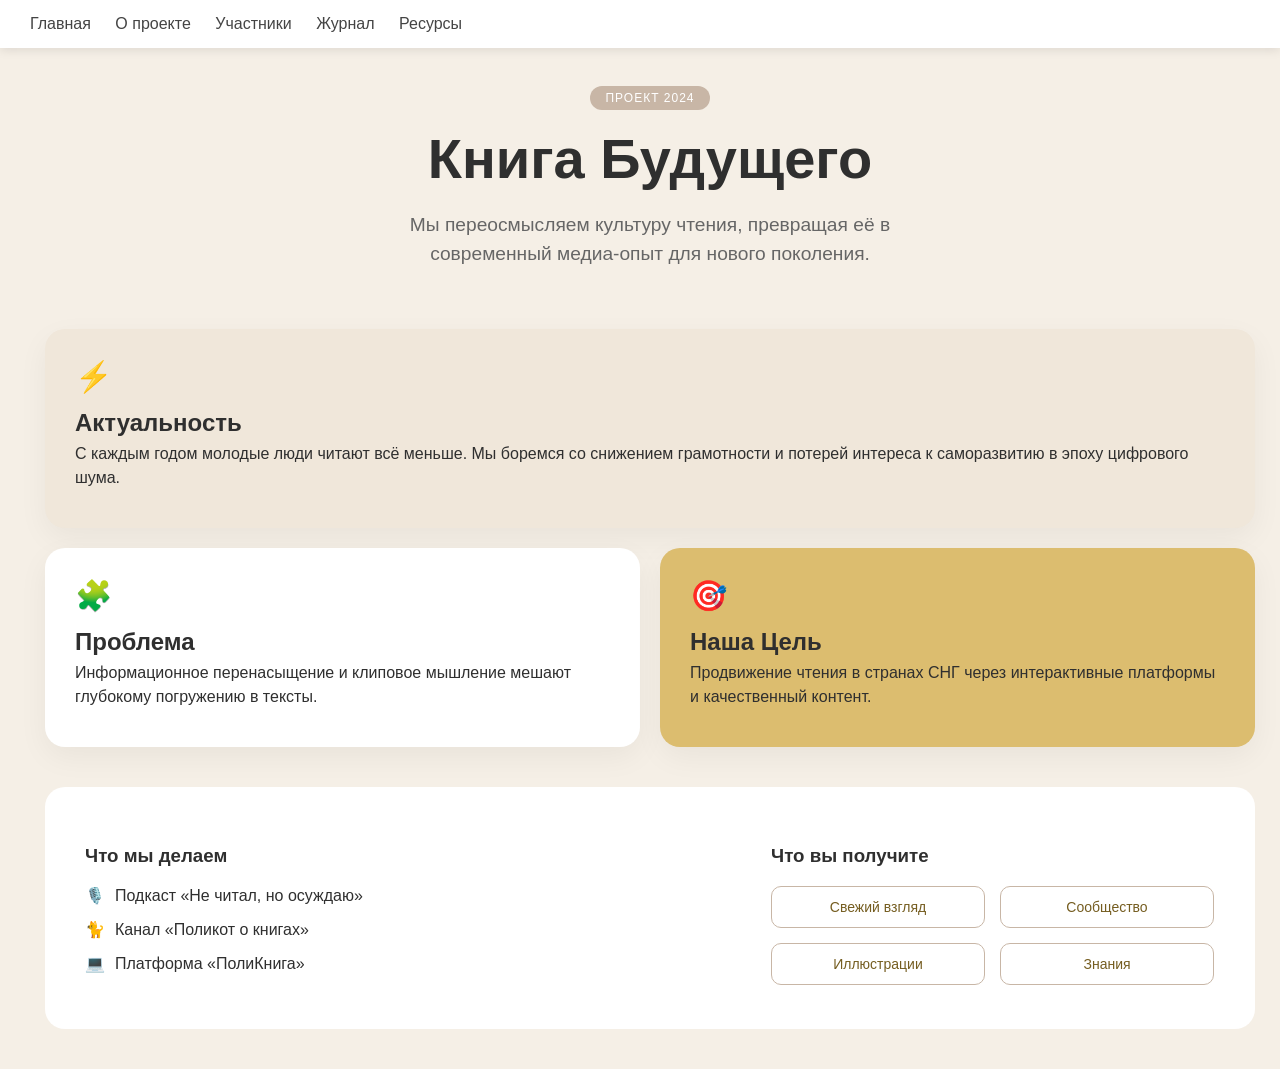
<file: site/index.html>
<!DOCTYPE html>
<html lang="ru">
<head>
    <meta charset="UTF-8">
    <title>Книга Будущего</title>
    <link rel="stylesheet" href="css/style.css">
</head>
<body>
<nav>
    <a href="index.html">Главная</a>
    <a href="about.html">О проекте</a>
    <a href="team.html">Участники</a>
    <a href="journal.html">Журнал</a>
    <a href="resources.html">Ресурсы</a>
</nav>

<div class="container landing-page">
    
    <!-- Главный экран -->
    <header class="hero">
        <div class="hero-content">
            <span class="badge">Проект 2024</span>
            <h1>Книга Будущего</h1>
            <p class="hero-description">Мы переосмысляем культуру чтения, превращая её в современный медиа-опыт для нового поколения.</p>
        </div>
    </header>

    <!-- Сетка контента -->
    <div class="features-grid">
        
        <!-- Большая карточка: Актуальность -->
        <div class="feature-card large">
            <div class="card-icon">⚡</div>
            <h2>Актуальность</h2>
            <p>С каждым годом молодые люди читают всё меньше. Мы боремся со снижением грамотности и потерей интереса к саморазвитию в эпоху цифрового шума.</p>
        </div>

        <!-- Средняя карточка: Проблема -->
        <div class="feature-card">
            <div class="card-icon">🧩</div>
            <h2>Проблема</h2>
            <p>Информационное перенасыщение и клиповое мышление мешают глубокому погружению в тексты.</p>
        </div>

        <!-- Средняя карточка: Цель -->
        <div class="feature-card accent">
            <div class="card-icon">🎯</div>
            <h2>Наша Цель</h2>
            <p>Продвижение чтения в странах СНГ через интерактивные платформы и качественный контент.</p>
        </div>

    </div>

    <!-- Блок с активностями -->
    <div class="activities-section">
        <div class="activity-box">
            <h3>Что мы делаем</h3>
            <ul class="custom-list">
                <li><span>🎙️</span> Подкаст «Не читал, но осуждаю»</li>
                <li><span>🐈</span> Канал «Поликот о книгах»</li>
                <li><span>💻</span> Платформа «ПолиКнига»</li>
            </ul>
        </div>
        <div class="activity-box">
            <h3>Что вы получите</h3>
            <div class="result-tags">
                <span class="tag-item">Свежий взгляд</span>
                <span class="tag-item">Сообщество</span>
                <span class="tag-item">Иллюстрации</span>
                <span class="tag-item">Знания</span>
            </div>
        </div>
    </div>

</div>
</body>
</html>
</file>
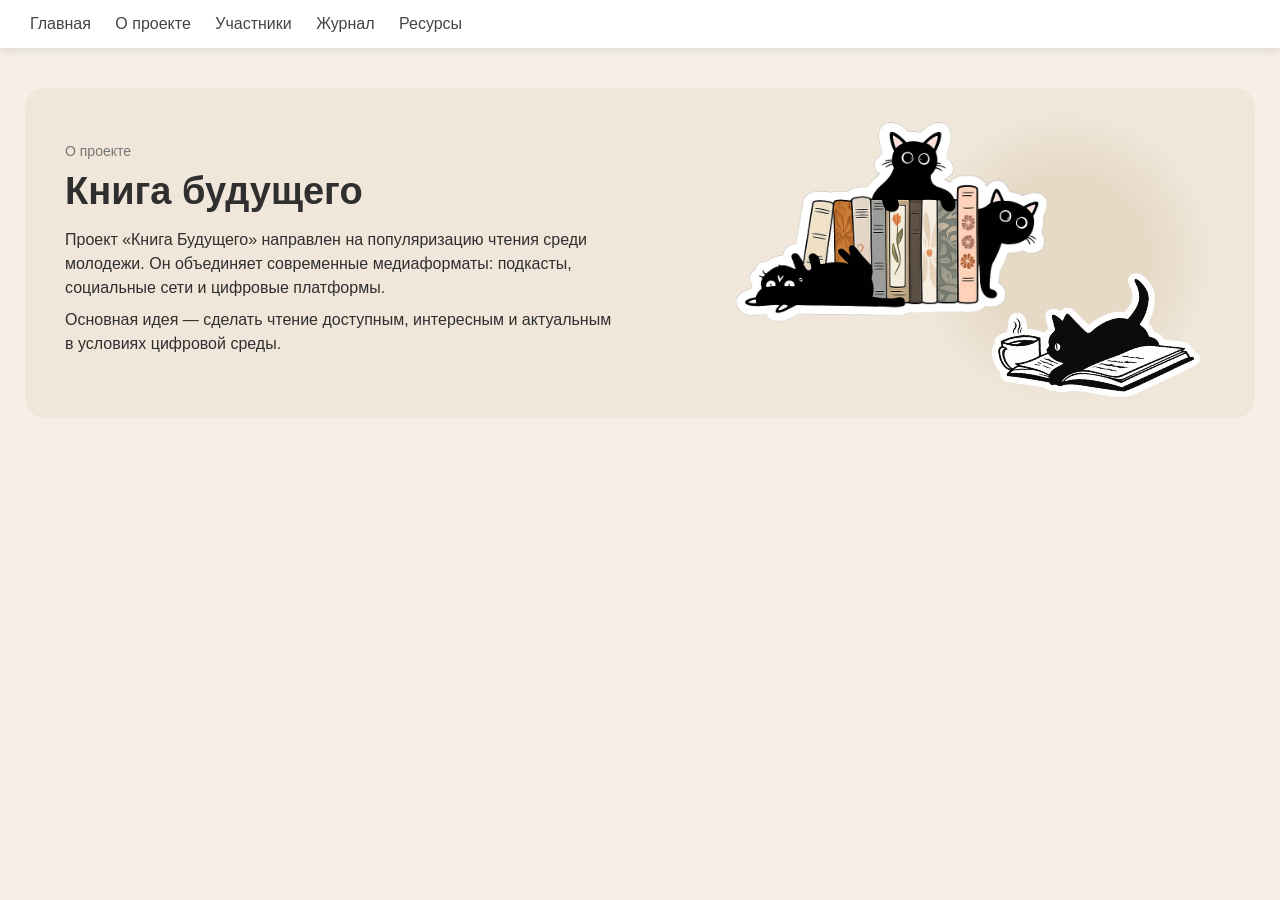
<file: site/about.html>
<!DOCTYPE html>
<html lang="ru">
<head>
    <meta charset="UTF-8">
    <title>О проекте</title>
    <link rel="stylesheet" href="css/style.css">
</head>
<body>

<nav>
   <a href="index.html">Главная</a>
    <a href="about.html">О проекте</a>
    <a href="team.html">Участники</a>
    <a href="journal.html">Журнал</a>
    <a href="resources.html">Ресурсы</a>
</nav>
<div class="container about-page">
    <section class="about-hero">
        <div class="about-text">
            <span class="about-label">О проекте</span>
            <h1>Книга будущего</h1>

            <p>
            Проект «Книга Будущего» направлен на популяризацию чтения среди молодежи. 
            Он объединяет современные медиаформаты: подкасты, социальные сети и цифровые платформы.
            </p>

            <p>
            Основная идея — сделать чтение доступным, интересным и актуальным 
            в условиях цифровой среды.
            </p>

        </div>

        <div class="about-visual">
            <img src="images/books.png" class="main-ill">
            <img src="images/cat.png" class="second-ill">
        </div>
    </section>

</div>
</body>
</html>
</file>
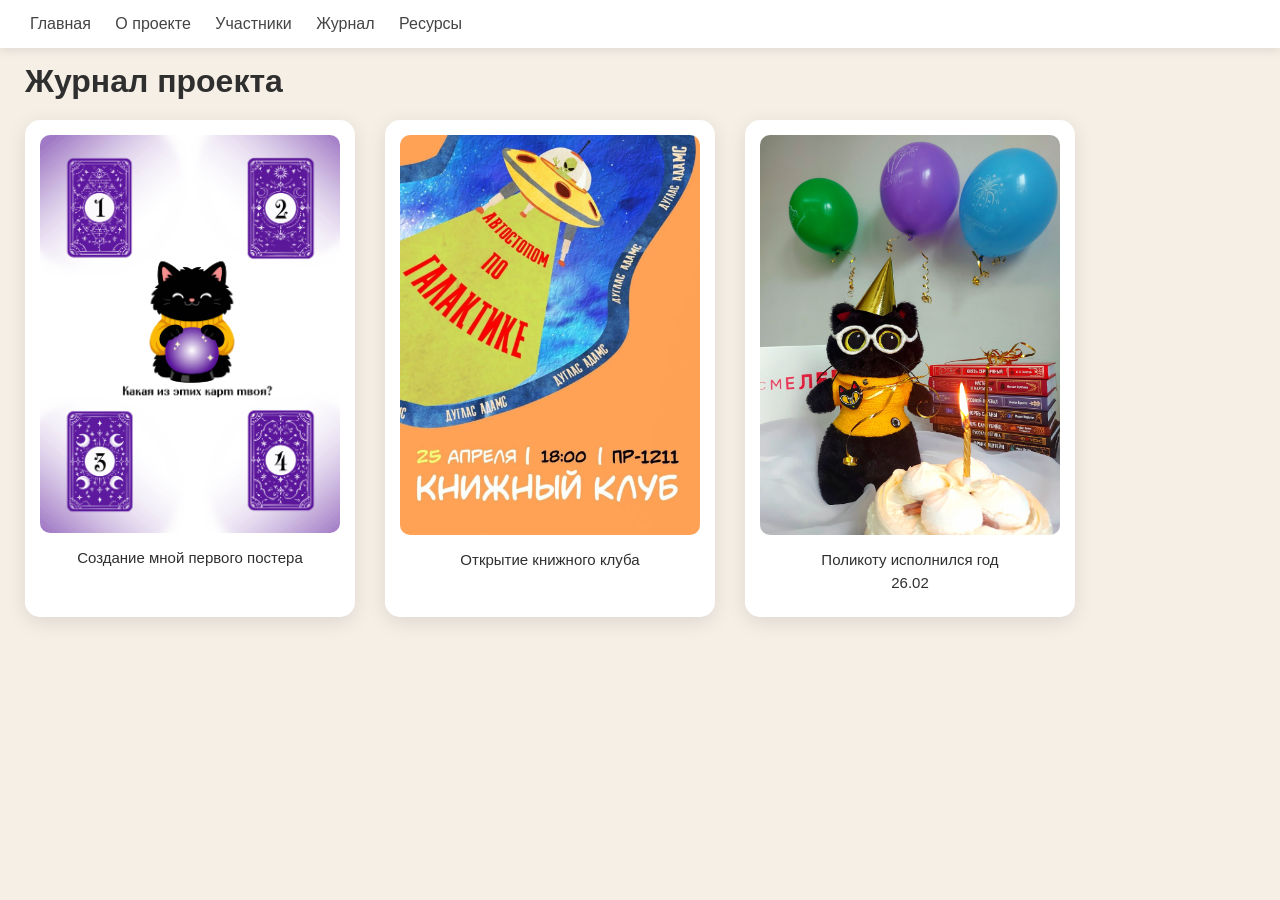
<file: site/journal.html>
<!DOCTYPE html>
<html lang="ru">
<head>
    <meta charset="UTF-8">
    <title>Журнал</title>
    <link rel="stylesheet" href="css/style.css">
</head>
<body>

<nav>
    <a href="index.html">Главная</a>
    <a href="about.html">О проекте</a>
    <a href="team.html">Участники</a>
    <a href="journal.html">Журнал</a>
    <a href="resources.html">Ресурсы</a>
</nav>

<div class="container">
    <h1>Журнал проекта</h1>

    <div class="journal-container">

        <div class="card">
            <img src="images/poster1.png">
            <p>Создание мной первого постера</p>
        </div>

        <div class="card">
            <img src="images/poster2.jpg">
            <p>Открытие книжного клуба</p>
        </div>

        <div class="card">
            <img src="images/poster3.jpg">
            <p>Поликоту исполнился год<br>26.02</p>
        </div>

    </div>
</div>

</body>
</html>
</file>
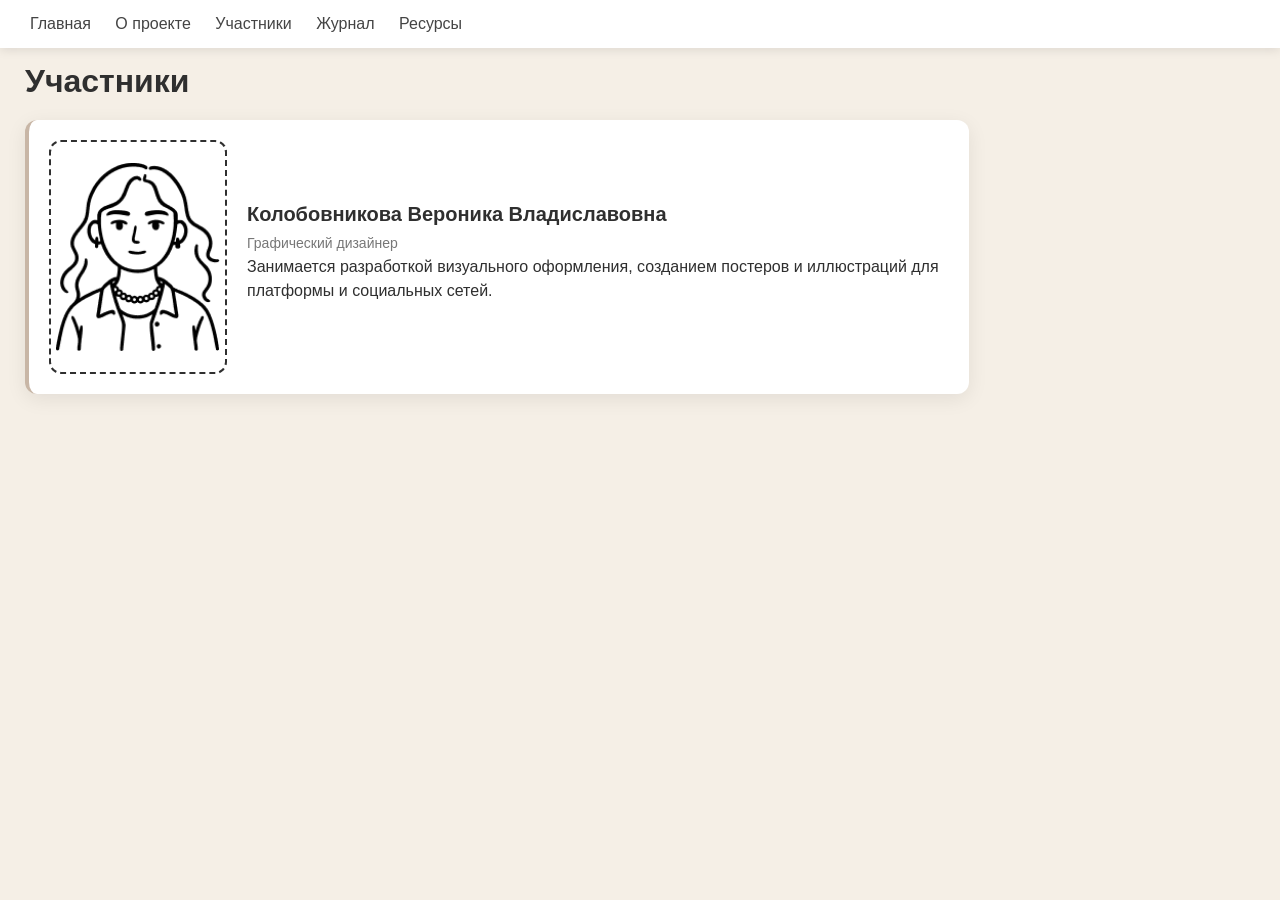
<file: site/team.html>
<!DOCTYPE html>
<html lang="ru">
<head>
    <meta charset="UTF-8">
    <title>Участники</title>
    <link rel="stylesheet" href="css/style.css">
</head>
<body>

<nav>
    <a href="index.html">Главная</a>
    <a href="about.html">О проекте</a>
    <a href="team.html">Участники</a>
    <a href="journal.html">Журнал</a>
    <a href="resources.html">Ресурсы</a>
</nav>
<div class="container team-page">
    <h1>Участники</h1>

    <div class="member">
        <div class="avatar">
            <img src="images/I.png" alt="Аватар">
        </div>

        <div class="info">
            <h2>Колобовникова Вероника Владиславовна</h2>
			<span class="role">Графический дизайнер</span>
            <p>
                Занимается разработкой визуального оформления, 
                созданием постеров и иллюстраций для платформы и социальных сетей.
            </p>
        </div>
    </div>
</div>
</body>
</html>
</file>
<file: site/css/style.css>
body {
    font-family: 'Segoe UI', Arial, sans-serif;
    margin: 0;
    background-color: #f5efe6; 
    color: #2f2f2f;
}

nav {
    background: white;
    padding: 15px 30px;
    box-shadow: 0 2px 10px rgba(0,0,0,0.1);
}

nav a {
    margin-right: 20px;
    text-decoration: none;
    color: #444;
    font-weight: 500;
}

nav a:hover {
    color: #755D20;
}

.landing-page {
    max-width: 1000px;
    margin: 40px auto;
    padding: 0 20px;
}


.landing-page .hero {
    padding-bottom: 60px;
    text-align: center;
}

.landing-page .badge {
    background: #c8b6a6;
    color: white;
    padding: 5px 15px;
    border-radius: 50px;
    font-size: 12px;
    text-transform: uppercase;
    letter-spacing: 1px;
}

.landing-page .hero h1 {
    font-size: 3.5rem;
    margin: 20px 0;
    color: #2f2f2f;
}

.landing-page .hero-description {
    font-size: 1.2rem;
    color: #666;
    max-width: 600px;
    margin: 0 auto;
}


.landing-page .features-grid {
    display: grid;
    grid-template-columns: 1fr 1fr;
    gap: 20px;
    margin-bottom: 40px;
}

.landing-page .feature-card {
    background: white;
    padding: 30px;
    border-radius: 20px;
    box-shadow: 0 10px 30px rgba(0,0,0,0.05);
    transition: 0.3s;
}

.landing-page .feature-card.large {
    grid-column: span 2;
    background: #f0e7da; 
}

.landing-page .feature-card.accent {
    background: #DCBD6F;
    
}

.landing-page .card-icon {
    font-size: 30px;
    margin-bottom: 15px;
}


.landing-page .activities-section {
    display: grid;
    grid-template-columns: 1.5fr 1fr;
    gap: 20px;
    background: white;
    padding: 40px;
    border-radius: 20px;
}

.landing-page .custom-list {
    list-style: none;
    padding: 0;
}

.landing-page .custom-list li {
    margin-bottom: 15px;
    font-weight: 500;
    display: flex;
    align-items: center;
    gap: 10px;
}

.landing-page .result-tags {
    display: flex;
    flex-wrap: wrap; 
    gap: 15px;      
    max-width: 450px;
}

.landing-page .tag-item {
    width: calc(50% - 8px); 
    box-sizing: border-box;
    text-align: center;
    
    border: 1px solid #c8b6a6;
    padding: 12px 15px;
    border-radius: 10px;
    font-size: 14px;
    color: #755D20;
    background: white;
}


.landing-page .feature-card:hover {
    transform: translateY(-5px);
    box-shadow: 0 15px 35px rgba(0,0,0,0.1);
}

.container {
    max-width: 100%;
    margin-left: 25px;   
    padding-right: 25px;
}


h1 {
    margin-top: 15px;
    margin-bottom: 10px;
    font-weight: 600;
}

h2 {
    margin-top: 15px;
    margin-bottom: 5px;
}


p {
    margin-top: 0;
    margin-bottom: 8px;
    line-height: 1.5;
}

ul {
    margin-top: 0;
    padding-left: 20px;
}

li {
    margin-bottom: 5px;
}


.section {
    margin-bottom: 15px;
}


.highlight {
    border-left: 3px solid #c8b6a6;
    padding-left: 10px;
    margin-bottom: 15px;
}



.journal-container {
    display: flex;
    gap: 30px;
    justify-content: flex-start;
    margin-top: 20px;
}

.card {
    background: white;
    border-radius: 15px;
    width: 300px;
    padding: 15px;
    box-shadow: 0 5px 20px rgba(0,0,0,0.1);
    transition: 0.3s;
}

.card:hover {
    transform: translateY(-10px) scale(1.03);
}

.card img {
    width: 100%;
    border-radius: 10px;
}

.card p {
    margin-top: 10px;
    font-size: 15px;
    text-align: center;
}

.team-page .member {
    display: flex;
    align-items: center;
    gap: 20px;
    margin-top: 20px;

    background: white;
    padding: 20px;
    border-radius: 12px;
    max-width: 900px;
 border-left: 4px solid #c8b6a6;
    box-shadow: 0 5px 20px rgba(0,0,0,0.08);
}

.team-page .member {
    transition: 0.3s;
}

.team-page .avatar {
    border: 2px dashed #2f2f2f;
    padding: 5px;
    width: 220px;
    height: 220px;
    border-radius: 12px;
}

.team-page .avatar img {
    width: 100%;
    height: 100%;
    object-fit: contain;
}
.team-page .role {
    display: inline-block;
    font-size: 14px;
    color: #777;
    margin-bottom: 4px;
}
.team-page .info h2 {
    margin: 0 0 8px 0;
    font-size: 20px;
}

.resources-page {
    max-width: 1200px;
}

.resources-intro {
    color: #666;
    margin-bottom: 25px;
}

.resources-grid {
    display: flex;
    
    gap: 25px;
}

.resource-card {
    display: block;
    background: white;
    border-radius: 14px;
    overflow: hidden;

    width: 260px;

    text-decoration: none;
    color: inherit;

    box-shadow: 0 5px 15px rgba(0,0,0,0.08);
    transition: 0.3s;
}


.resource-card img {
    width: 100%;
    height: 190px;
    object-fit: cover;
}

.resource-content {
    padding: 15px;
}

.resource-card h3 {
    margin: 0 0 8px 0;
}

.resource-card p {
    font-size: 14px;
    color: #666;
}

.resource-link {
    display: inline-block;
    margin-top: 10px;
    font-size: 14px;
    color: #755D20;
    font-weight: 500;
}

.resource-card:hover .resource-link {
    transform: translateX(5px);
}

.about-page .about-hero {
    display: flex;
    align-items: center;
    justify-content: space-between;
    gap: 40px;

    margin-top: 40px;
    padding: 40px;

    background: #f0e7da;
    border-radius: 20px;
}

.about-page .about-text {
    max-width: 550px;
}

.about-page .about-label {
    font-size: 14px;
    color: #777;
}

.about-page .about-text h1 {
    font-size: 38px;
    margin: 10px 0 15px 0;
}

.about-page .about-visual {
    position: relative;
    width: 350px;
    height: 250px;
}

.about-page .about-visual::before {
    content: "";
    position: absolute;
    width: 300px;
    height: 300px;
    background: radial-gradient(circle, #e6dac7 40%, transparent 70%);
    top: -20px;
    right: 0;
    z-index: 0;
}

.about-page .main-ill,
.about-page .second-ill {
    position: absolute;
    left: 50%;
    top: 50%;
    transform: translate(-85%, -55%);
}

.about-page .main-ill {
    width: 420px;
    z-index: 2;
}

.about-page .second-ill {
    width: 260px;
   transform: translate(-30%, -15%) rotate(-5deg); 
    z-index: 1;
    opacity: 0.95;
}

@media (max-width: 900px) {

    
    nav {
        padding: 12px 20px;
        display: flex;
        flex-wrap: wrap;
        gap: 8px;
    }

    nav a {
        margin-right: 10px;
        font-size: 14px;
    }

    
    .landing-page {
        margin: 20px auto;
        padding: 0 16px;
    }

    .landing-page .hero h1 {
        font-size: 2.5rem;
    }

    .landing-page .features-grid {
        grid-template-columns: 1fr 1fr;
        gap: 15px;
    }

    .landing-page .activities-section {
        grid-template-columns: 1fr;
        gap: 20px;
        padding: 25px;
    }

    
    .resources-grid {
        flex-wrap: wrap;
        gap: 20px;
    }

    .resource-card {
        width: calc(50% - 10px);
    }

    
    .about-page .about-hero {
        gap: 25px;
        padding: 30px;
    }

    .about-page .about-text h1 {
        font-size: 30px;
    }

    .about-page .about-visual {
        width: 280px;
        height: 200px;
    }

    .about-page .main-ill {
        width: 320px;
    }

    .about-page .second-ill {
        width: 200px;
    }

    
    .journal-container {
        flex-wrap: wrap;
        gap: 20px;
    }

    .card {
        width: calc(50% - 10px);
    }

    
    .team-page .avatar {
        width: 180px;
        height: 180px;
    }
}


@media (max-width: 600px) {

    nav {
        padding: 10px 15px;
        gap: 6px;
    }

    nav a {
        margin-right: 8px;
        font-size: 13px;
    }

    
    .container {
        margin-left: 0;
        padding: 0 15px;
    }

    h1 {
        font-size: 1.6rem;
    }

    
    .landing-page {
        margin: 15px auto;
        padding: 0 15px;
    }

    .landing-page .hero {
        padding-bottom: 30px;
    }

    .landing-page .hero h1 {
        font-size: 2rem;
    }

    .landing-page .hero-description {
        font-size: 1rem;
    }

    .landing-page .features-grid {
        grid-template-columns: 1fr;
        gap: 12px;
    }

    .landing-page .feature-card.large {
        grid-column: span 1;
    }

    .landing-page .activities-section {
        grid-template-columns: 1fr;
        padding: 20px;
        gap: 20px;
    }

    .landing-page .result-tags {
        max-width: 100%;
    }

    .landing-page .tag-item {
        width: calc(50% - 8px);
    }

    
    .about-page .about-hero {
        flex-direction: column;
        align-items: flex-start;
        padding: 20px;
        gap: 20px;
    }

    .about-page .about-text {
        max-width: 100%;
    }

    .about-page .about-text h1 {
        font-size: 26px;
    }

    .about-page .about-visual {
        width: 100%;
        height: 200px;
        display: flex;
        justify-content: center;
        align-items: center;
    }

    .about-page .about-visual::before {
        width: 220px;
        height: 220px;
        top: -10px;
        right: auto;
        left: 50%;
        transform: translateX(-50%);
    }

    .about-page .main-ill {
        width: 240px;
        left: 50%;
        top: 50%;
        transform: translate(-75%, -55%);
    }

    .about-page .second-ill {
        width: 160px;
        transform: translate(-15%, -10%) rotate(-5deg);
    }

    
    .journal-container {
        flex-direction: column;
        gap: 15px;
    }

    .card {
        width: 100%;
        box-sizing: border-box;
    }

   
    .team-page .member {
        flex-direction: column;
        align-items: flex-start;
        max-width: 100%;
    }

    .team-page .avatar {
        width: 100%;
        height: auto;
        aspect-ratio: 1 / 1;
    }

    .team-page .info h2 {
        font-size: 17px;
    }

    
    .resources-page {
        max-width: 100%;
    }

    .resources-grid {
        flex-direction: column;
        gap: 15px;
    }

    .resource-card {
        width: 100%;
        box-sizing: border-box;
    }

    .resource-card img {
        height: 160px;
    }
}


@media (max-width: 380px) {

    nav a {
        font-size: 12px;
        margin-right: 6px;
    }

    .landing-page .hero h1 {
        font-size: 1.6rem;
    }

    .landing-page .tag-item {
        width: 100%;
    }

    .about-page .main-ill {
        width: 200px;
    }

    .about-page .second-ill {
        width: 130px;
    }
}
</file>
